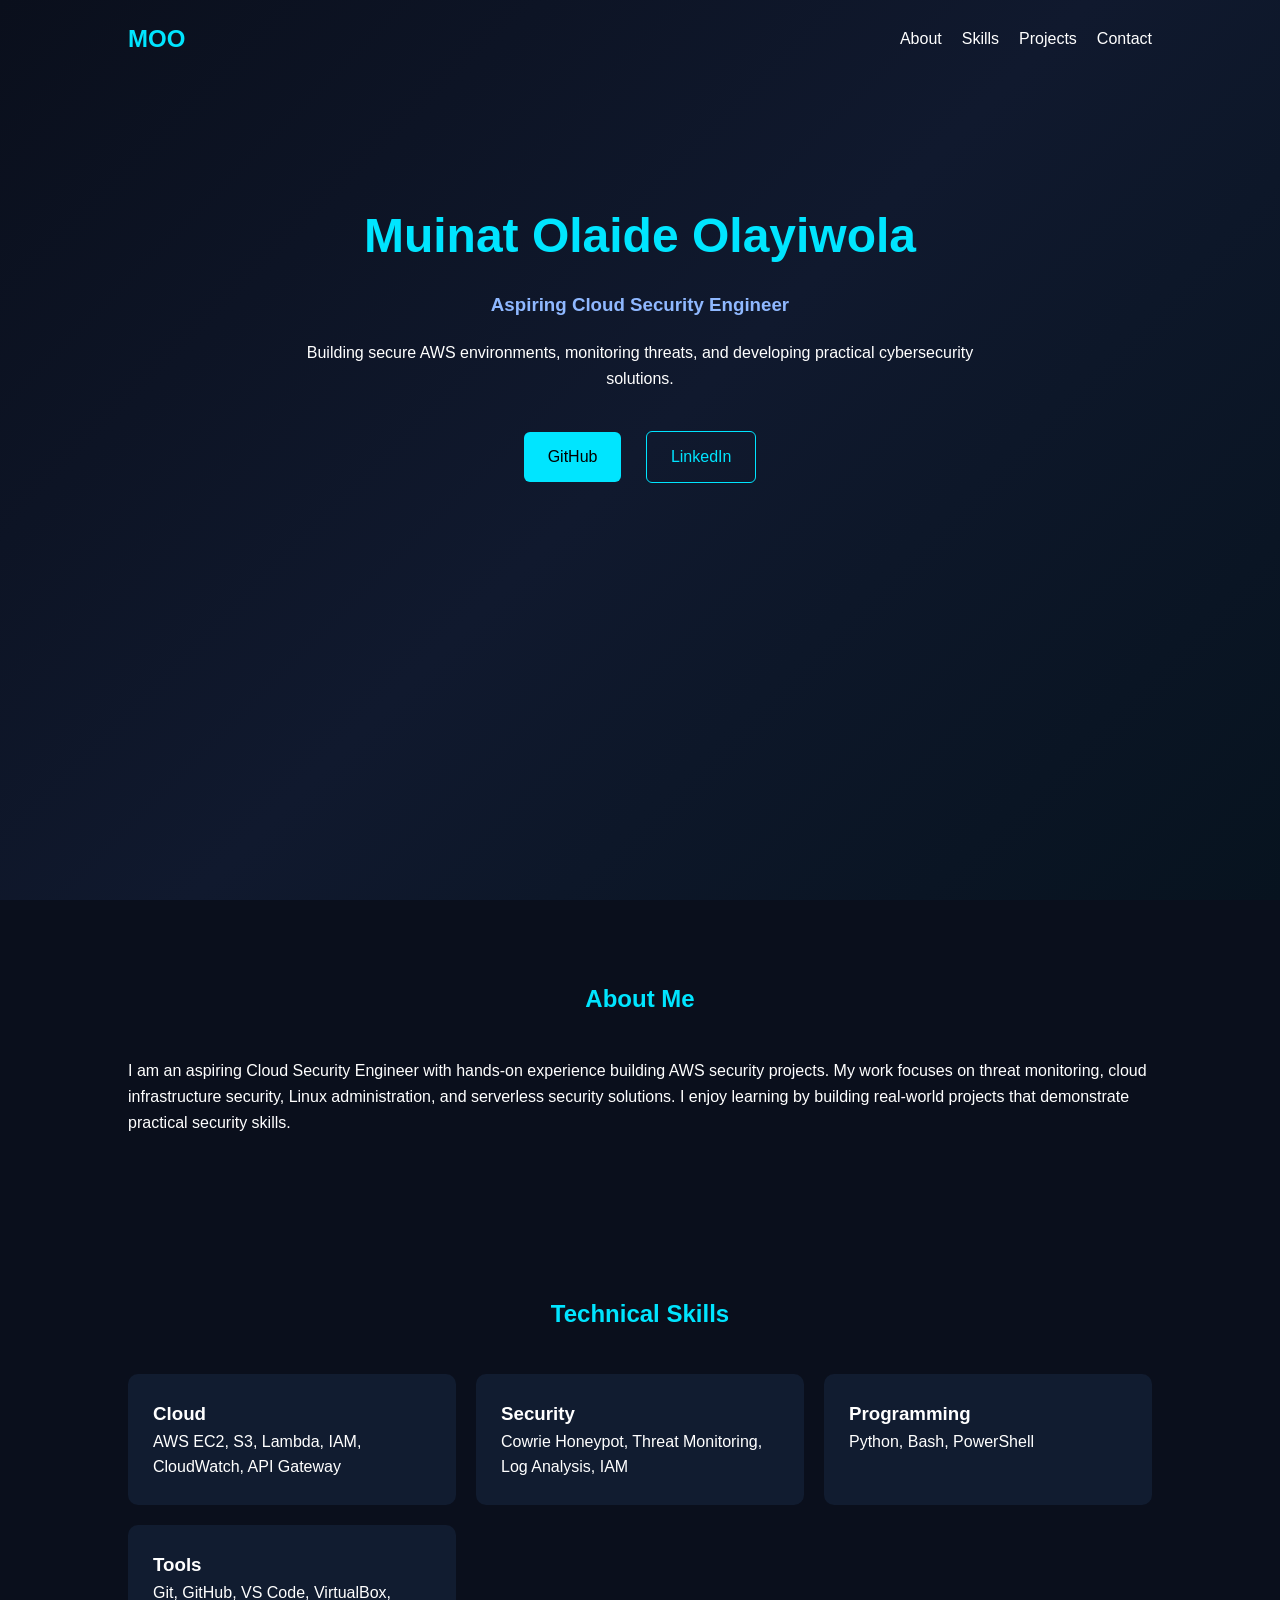
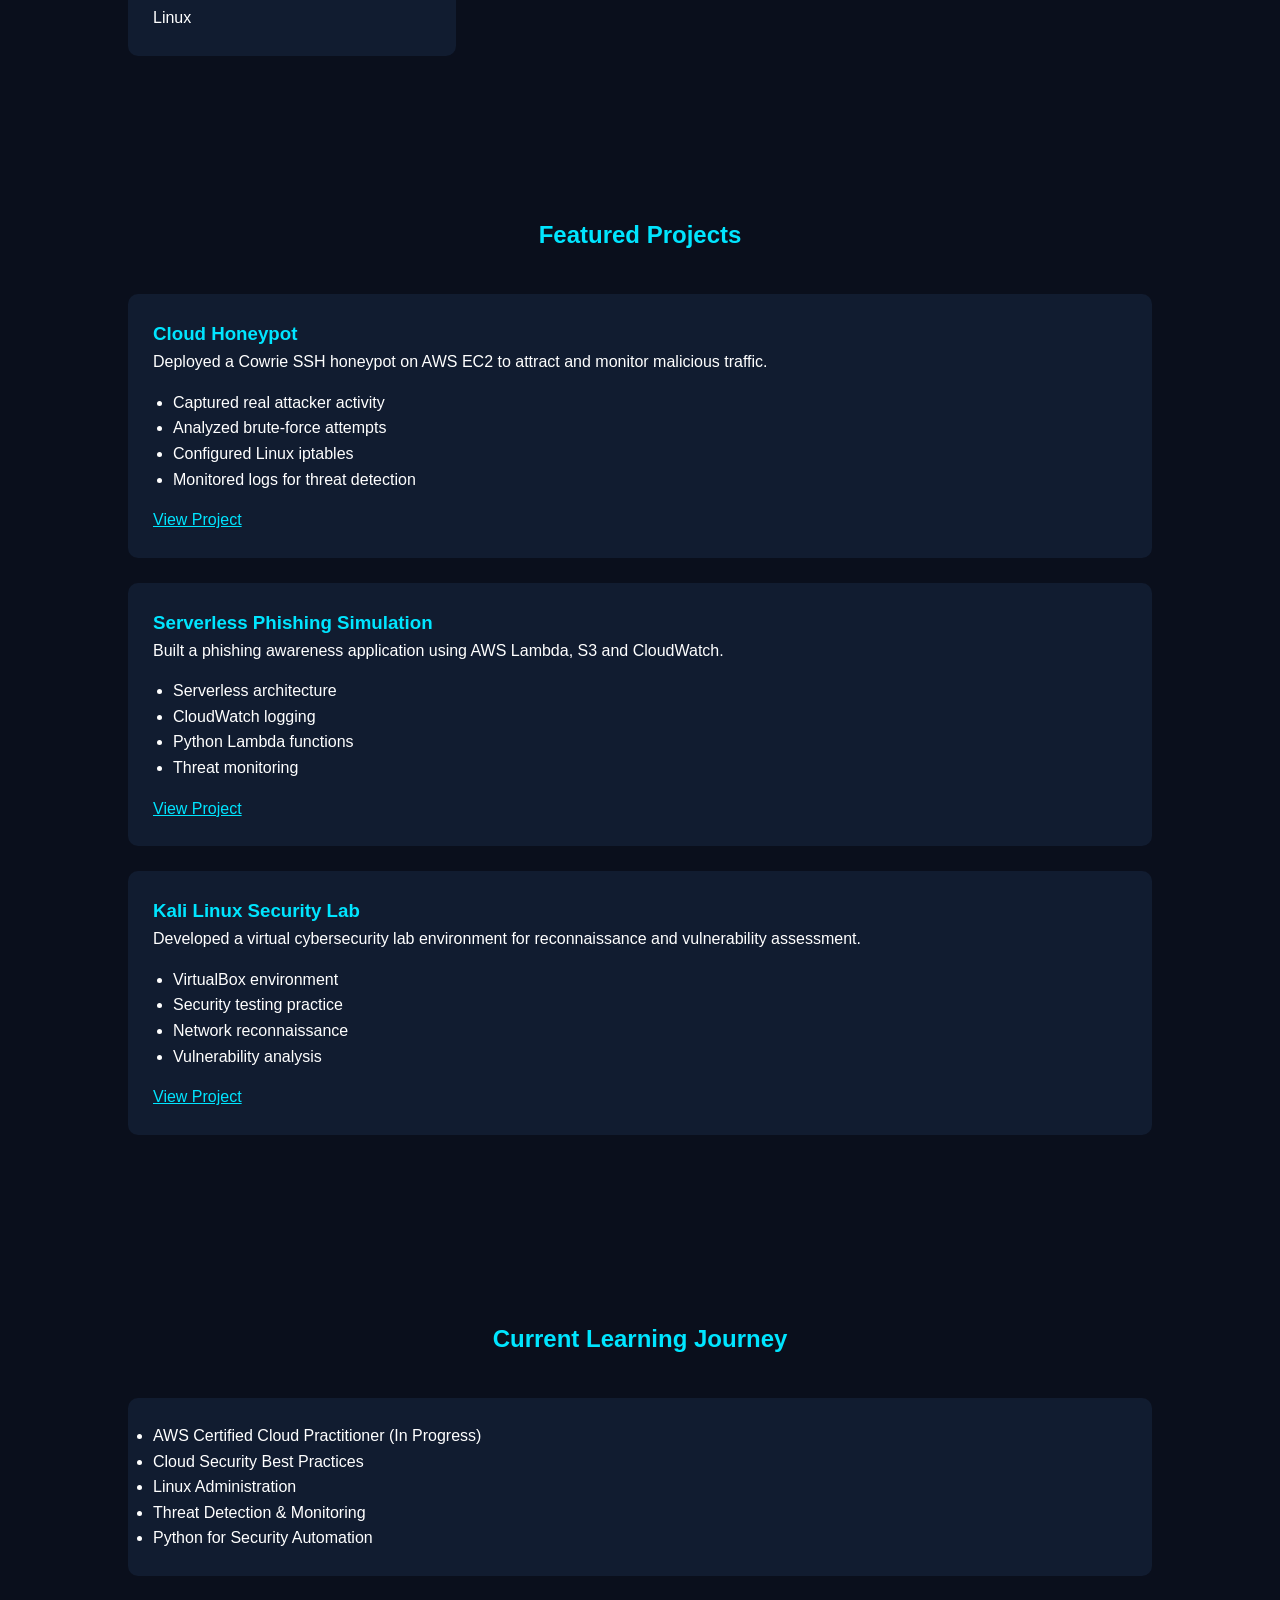
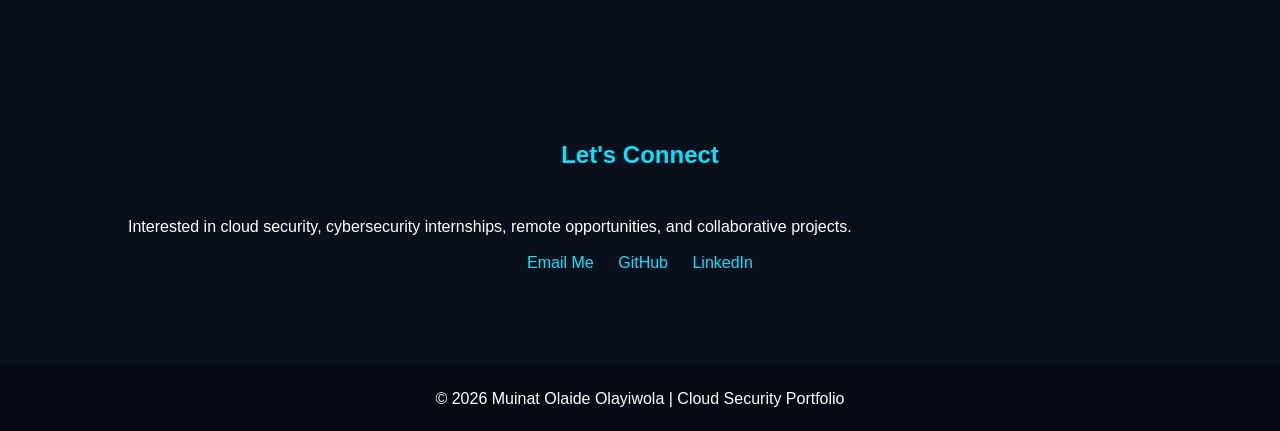
<file: index (2).html>
<!DOCTYPE html>
<html lang="en">
<head>
    <meta charset="UTF-8">
    <meta name="viewport" content="width=device-width, initial-scale=1.0">
    <title>Muinat Olaide Olayiwola | Cloud Security Engineer</title>
    <link rel="stylesheet" href="style.css">
</head>
<body>

<header>
    <nav>
        <h2 class="logo">MOO</h2>
        <ul>
            <li><a href="#about">About</a></li>
            <li><a href="#skills">Skills</a></li>
            <li><a href="#projects">Projects</a></li>
            <li><a href="#contact">Contact</a></li>
        </ul>
    </nav>

    <div class="hero">
        <h1>Muinat Olaide Olayiwola</h1>
        <h3>Aspiring Cloud Security Engineer</h3>
        <p>
            Building secure AWS environments, monitoring threats,
            and developing practical cybersecurity solutions.
        </p>

        <div class="buttons">
            <a href="https://github.com/Ghostaid" target="_blank" class="btn">
                GitHub
            </a>

            <a href="https://www.linkedin.com/in/muinat-olayiwola-1ab5153b0"
               target="_blank"
               class="btn-outline">
                LinkedIn
            </a>
        </div>
    </div>
</header>

<section id="about">
    <h2>About Me</h2>

    <p>
        I am an aspiring Cloud Security Engineer with hands-on experience
        building AWS security projects. My work focuses on threat monitoring,
        cloud infrastructure security, Linux administration, and serverless
        security solutions.

        I enjoy learning by building real-world projects that demonstrate
        practical security skills.
    </p>
</section>

<section id="skills">
    <h2>Technical Skills</h2>

    <div class="skills-grid">
        <div class="card">
            <h3>Cloud</h3>
            <p>AWS EC2, S3, Lambda, IAM, CloudWatch, API Gateway</p>
        </div>

        <div class="card">
            <h3>Security</h3>
            <p>Cowrie Honeypot, Threat Monitoring, Log Analysis, IAM</p>
        </div>

        <div class="card">
            <h3>Programming</h3>
            <p>Python, Bash, PowerShell</p>
        </div>

        <div class="card">
            <h3>Tools</h3>
            <p>Git, GitHub, VS Code, VirtualBox, Linux</p>
        </div>
    </div>
</section>

<section id="projects">
    <h2>Featured Projects</h2>

    <div class="project-card">
        <h3>Cloud Honeypot</h3>

        <p>
            Deployed a Cowrie SSH honeypot on AWS EC2 to attract
            and monitor malicious traffic.
        </p>

        <ul>
            <li>Captured real attacker activity</li>
            <li>Analyzed brute-force attempts</li>
            <li>Configured Linux iptables</li>
            <li>Monitored logs for threat detection</li>
        </ul>

        <a href="https://github.com/Ghostaid" target="_blank">
            View Project
        </a>
    </div>

    <div class="project-card">
        <h3>Serverless Phishing Simulation</h3>

        <p>
            Built a phishing awareness application using AWS Lambda,
            S3 and CloudWatch.
        </p>

        <ul>
            <li>Serverless architecture</li>
            <li>CloudWatch logging</li>
            <li>Python Lambda functions</li>
            <li>Threat monitoring</li>
        </ul>

        <a href="https://github.com/Ghostaid" target="_blank">
            View Project
        </a>
    </div>

    <div class="project-card">
        <h3>Kali Linux Security Lab</h3>

        <p>
            Developed a virtual cybersecurity lab environment for
            reconnaissance and vulnerability assessment.
        </p>

        <ul>
            <li>VirtualBox environment</li>
            <li>Security testing practice</li>
            <li>Network reconnaissance</li>
            <li>Vulnerability analysis</li>
        </ul>

        <a href="https://github.com/Ghostaid" target="_blank">
            View Project
        </a>
    </div>
</section>

<section id="learning">
    <h2>Current Learning Journey</h2>

    <div class="card">
        <ul>
            <li>AWS Certified Cloud Practitioner (In Progress)</li>
            <li>Cloud Security Best Practices</li>
            <li>Linux Administration</li>
            <li>Threat Detection & Monitoring</li>
            <li>Python for Security Automation</li>
        </ul>
    </div>
</section>

<section id="contact">
    <h2>Let's Connect</h2>

    <p>
        Interested in cloud security, cybersecurity internships,
        remote opportunities, and collaborative projects.
    </p>

    <div class="contact-links">
        <a href="mailto:horlaryhde48@gmail.com">Email Me</a>
        <a href="https://github.com/Ghostaid" target="_blank">GitHub</a>
        <a href="https://www.linkedin.com/in/muinat-olayiwola-1ab5153b0" target="_blank">LinkedIn</a>
    </div>
</section>

<footer>
    <p>© 2026 Muinat Olaide Olayiwola | Cloud Security Portfolio</p>
</footer>

</body>
</html>
</file>
<file: style.css>
*{
    margin:0;
    padding:0;
    box-sizing:border-box;
}

body{
    font-family:Segoe UI, sans-serif;
    background:#0a0f1c;
    color:white;
    line-height:1.6;
}

header{
    min-height:100vh;
    background:linear-gradient(
        135deg,
        #0a0f1c,
        #10192e,
        #07131f
    );
}

nav{
    display:flex;
    justify-content:space-between;
    align-items:center;
    padding:20px 10%;
}

.logo{
    color:#00e5ff;
}

nav ul{
    display:flex;
    list-style:none;
    gap:20px;
}

nav a{
    color:white;
    text-decoration:none;
}

.hero{
    text-align:center;
    padding:120px 20px;
}

.hero h1{
    font-size:3rem;
    color:#00e5ff;
}

.hero h3{
    margin-top:15px;
    color:#8fb8ff;
}

.hero p{
    max-width:700px;
    margin:20px auto;
}

.buttons{
    margin-top:30px;
}

.btn,
.btn-outline{
    display:inline-block;
    padding:12px 24px;
    margin:10px;
    text-decoration:none;
    border-radius:6px;
    transition:.3s;
}

.btn{
    background:#00e5ff;
    color:black;
}

.btn:hover{
    opacity:.8;
}

.btn-outline{
    border:1px solid #00e5ff;
    color:#00e5ff;
}

section{
    padding:80px 10%;
}

section h2{
    text-align:center;
    margin-bottom:40px;
    color:#00e5ff;
}

.skills-grid{
    display:grid;
    grid-template-columns:repeat(auto-fit,minmax(250px,1fr));
    gap:20px;
}

.card{
    background:#111c30;
    padding:25px;
    border-radius:10px;
}

.project-card{
    background:#111c30;
    padding:25px;
    border-radius:10px;
    margin-bottom:25px;
}

.project-card h3{
    color:#00e5ff;
}

.project-card ul{
    margin-top:15px;
    margin-left:20px;
}

.project-card a{
    display:inline-block;
    margin-top:15px;
    color:#00e5ff;
}

.contact-links{
    text-align:center;
}

.contact-links a{
    display:inline-block;
    margin:10px;
    color:#00e5ff;
    text-decoration:none;
}

footer{
    text-align:center;
    padding:20px;
    background:#050812;
}
</file>
